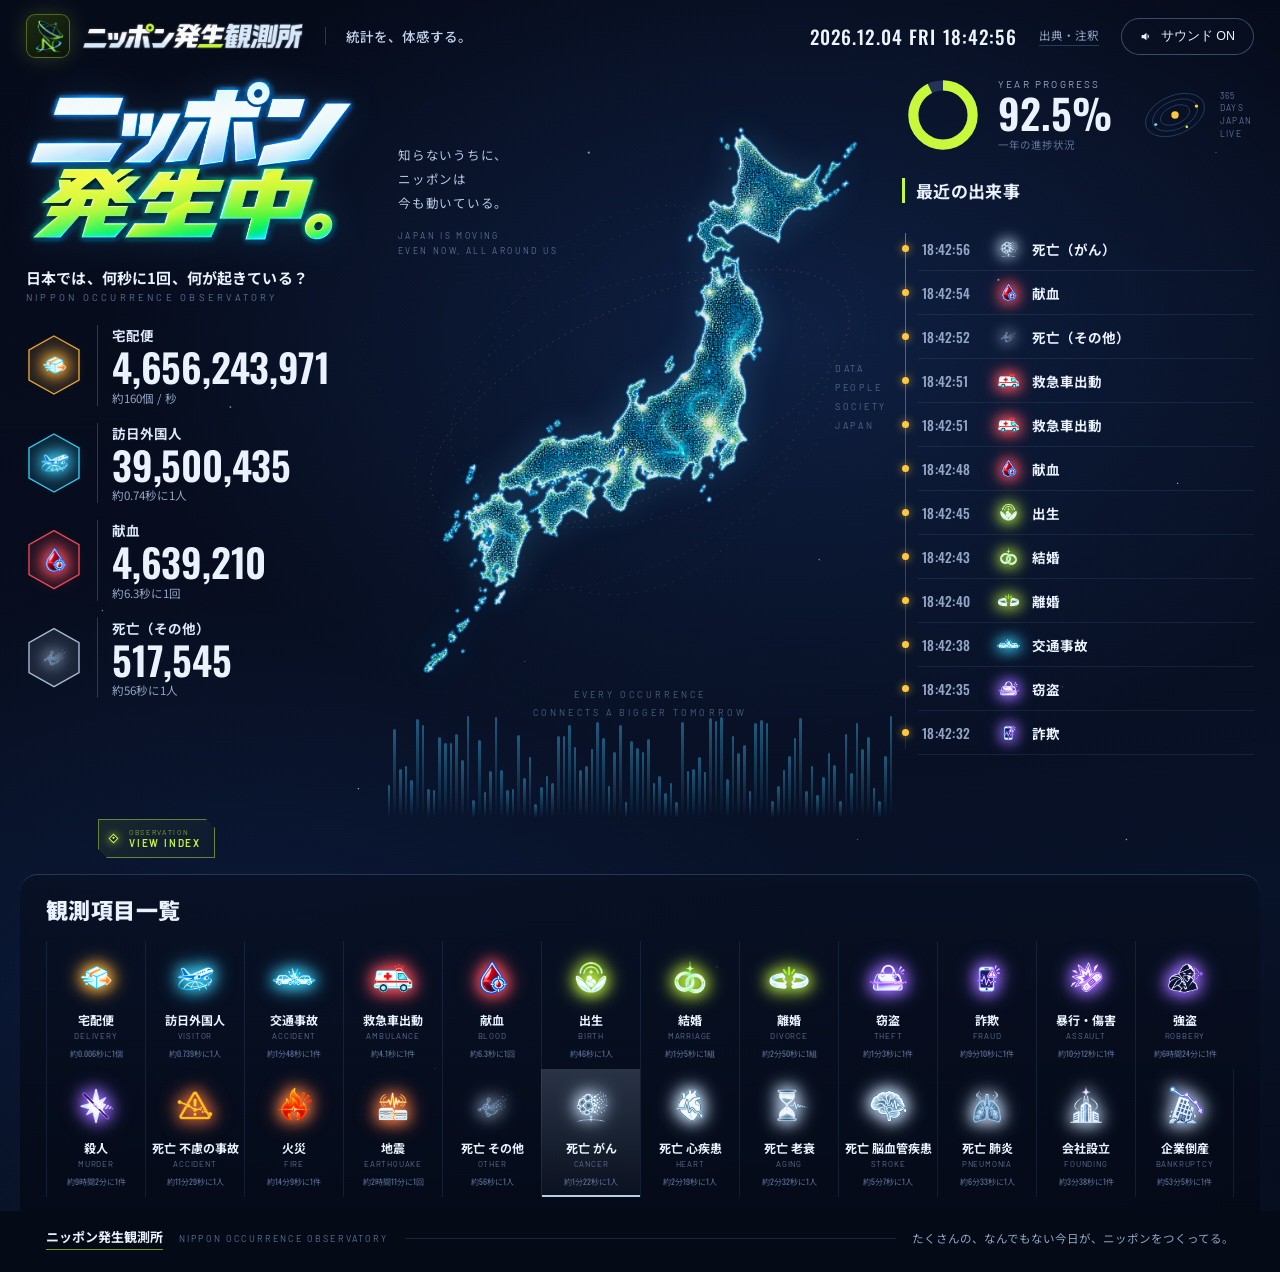
<file: index.html>
<!DOCTYPE html>
<html lang="ja">
<head>
<meta charset="utf-8">
<meta name="viewport" content="width=device-width, initial-scale=1">
<title>ニッポン発生観測所 | NIPPON OCCURRENCE OBSERVATORY</title>
<meta name="description" content="日本では、何秒に1回、何が起きている？年間統計を時間感覚に変換して体感する観測インフォグラフィック。">
<meta name="author" content="Deniro Kobo">
<meta name="robots" content="index,follow">
<meta name="theme-color" content="#071221">
<meta name="color-scheme" content="dark">
<link rel="icon" href="/favicon.ico" sizes="any">
<link rel="icon" type="image/png" sizes="32x32" href="/assets/favicon-32.png">
<link rel="icon" type="image/png" sizes="16x16" href="/assets/favicon-16.png">
<link rel="apple-touch-icon" sizes="180x180" href="/assets/apple-touch-icon.png">
<link rel="manifest" href="/site.webmanifest">
<meta property="og:type" content="website">
<meta property="og:site_name" content="ニッポン発生観測所">
<meta property="og:title" content="ニッポン発生中。｜ニッポン発生観測所">
<meta property="og:description" content="知らないうちに、ニッポンは今も動いている。日本で起きている出来事を、年間統計から体感する。">
<meta property="og:url" content="https://nippon-observatory.denirokobo.com/">
<meta property="og:locale" content="ja_JP">
<meta property="og:image" content="https://nippon-observatory.denirokobo.com/assets/ogp/ogp-v1.png">
<meta property="og:image:alt" content="ニッポン発生観測所の観測インフォグラフィック">
<meta property="og:image:width" content="1200">
<meta property="og:image:height" content="630">
<meta name="twitter:card" content="summary_large_image">
<meta name="twitter:title" content="ニッポン発生中。｜ニッポン発生観測所">
<meta name="twitter:description" content="知らないうちに、ニッポンは今も動いている。">
<meta name="twitter:image" content="https://nippon-observatory.denirokobo.com/assets/ogp/ogp-v1.png">
<meta name="twitter:image:alt" content="ニッポン発生観測所の観測インフォグラフィック">
<link rel="canonical" href="https://nippon-observatory.denirokobo.com/">
<!-- Google tag (gtag.js) -->
<script async src="https://www.googletagmanager.com/gtag/js?id=G-NSXYVV1ZZY"></script>
<script>
  window.dataLayer = window.dataLayer || [];
  function gtag(){dataLayer.push(arguments);}
  gtag('js', new Date());
  gtag('config', 'G-NSXYVV1ZZY');
</script>
<link rel="preconnect" href="https://fonts.googleapis.com">
<link rel="preconnect" href="https://fonts.gstatic.com" crossorigin>
<link href="https://fonts.googleapis.com/css2?family=Noto+Sans+JP:wght@400;500;700;900&family=Oswald:wght@500;600;700&family=Barlow+Condensed:wght@400;500;600;700&family=Barlow:wght@400;500;600;700&display=swap" rel="stylesheet">
<link rel="stylesheet" href="style.css">
</head>
<body>
<div class="stage">
  <div class="stars"></div>
  <div class="stars2"></div>

  <!-- ===== header ===== -->
  <header class="topbar">
    <div class="brand">
      <div class="logo">
        <img class="logo-mark" src="assets/logo-observatory-icon-v1.png" alt="">
      </div>
      <img class="wordmark" src="assets/logo-wordmark-v1.png" alt="ニッポン発生観測所">
    </div>
    <div class="tagline">統計を、体感する。</div>
    <div class="spacer"></div>
    <div class="clock" id="clock">2026.09.17 THU 21:07:09</div>
    <button class="srclink" id="sourceBtn" type="button" aria-haspopup="dialog" aria-expanded="false">出典・注釈</button>
    <button class="sound" id="soundBtn" type="button" aria-pressed="true" title="ブラウザの制限により、最初の操作後に音声が有効になります">
      <svg width="13" height="13" viewBox="0 0 24 24" fill="currentColor" aria-hidden="true"><path d="M3 9v6h4l5 4V5L7 9H3zm13.5 3a4.5 4.5 0 0 0-2.5-4v8a4.5 4.5 0 0 0 2.5-4z"/></svg>
      <span id="soundLbl">サウンド ON</span>
    </button>
  </header>

  <!-- ===== main ===== -->
  <div class="main">

    <!-- left -->
    <section class="hero">
      <h2 class="hero-title-wrap"><img class="hero-title" src="assets/hero-title-v1.png" alt="ニッポン 発生中。"></h2>
      <p class="q">日本では、何秒に1回、何が起きている？</p>
      <div class="qen">NIPPON OCCURRENCE OBSERVATORY</div>

      <div class="stats" id="stats"></div>
      <button class="view-events" id="viewEventsBtn" type="button">
        <span class="view-signal" aria-hidden="true"></span>
        <span class="view-copy"><small>OBSERVATION</small><b>VIEW INDEX</b></span>
      </button>
    </section>

    <!-- center -->
    <section class="center">

      <div class="mapwrap">
        <img class="map-art" src="assets/map-art-v1.png" alt="" aria-hidden="true">
        <svg viewBox="0 0 640 700" role="img" aria-label="日本列島のドットマップと軌道">
          <defs>
            <pattern id="dots" width="6" height="6" patternUnits="userSpaceOnUse">
              <circle cx="2" cy="2" r="1.25" fill="#eaf4ff"/>
            </pattern>
            <filter id="soft"><feGaussianBlur stdDeviation="3.2"/></filter>
            <radialGradient id="glow"><stop offset="0%" stop-color="#9fd4ff" stop-opacity=".5"/><stop offset="100%" stop-color="#9fd4ff" stop-opacity="0"/></radialGradient>
            <clipPath id="jp">
              <!-- 北海道 -->
              <path d="M401 118 L414 74 L436 42 L470 33 L495 58 L486 88 L460 103 L471 126 L441 145 L416 138 Z"/>
              <!-- 本州 -->
              <path d="M386 176 C400 164 416 172 413 192 C410 214 392 232 379 252
                       C370 266 366 282 355 296 L369 306
                       C359 322 341 331 323 340 C305 349 287 362 271 378
                       C255 394 237 408 219 419 C205 428 194 442 185 458
                       L171 452 C178 434 189 418 202 405 C217 389 233 375 249 361
                       C266 345 282 329 298 311 C314 293 325 273 334 253
                       C343 233 352 210 363 190 Z"/>
              <!-- 四国 -->
              <path d="M222 438 L256 425 L278 436 L272 456 L238 460 Z"/>
              <!-- 九州 -->
              <path d="M152 442 L180 428 L198 446 L192 474 L176 502 L152 512 L138 490 L142 462 Z"/>
              <!-- 沖縄 -->
              <path d="M74 596 l14 -8 6 9 -12 9 Z"/>
              <path d="M52 618 l10 -6 5 7 -9 7 Z"/>
            </clipPath>
          </defs>

          <!-- 軌道リング -->
          <g fill="none" opacity=".5">
            <ellipse cx="320" cy="350" rx="290" ry="118" stroke="#ffb03a" stroke-width="1" stroke-dasharray="2 7" transform="rotate(-26 320 350)" opacity=".55"/>
            <ellipse cx="320" cy="350" rx="248" ry="150" stroke="#4aa8ff" stroke-width="1" stroke-dasharray="2 8" transform="rotate(-18 320 350)" opacity=".5"/>
            <ellipse cx="320" cy="350" rx="318" ry="196" stroke="#7fd4ff" stroke-width="1" stroke-dasharray="1.5 9" transform="rotate(-34 320 350)" opacity=".35"/>
            <ellipse cx="320" cy="350" rx="200" ry="254" stroke="#c8f83c" stroke-width="1" stroke-dasharray="2 10" transform="rotate(22 320 350)" opacity=".28"/>
            <ellipse cx="320" cy="350" rx="356" ry="140" stroke="#ff8ab5" stroke-width="1" stroke-dasharray="1.5 11" transform="rotate(12 320 350)" opacity=".22"/>
          </g>
          <!-- 列島グロー -->
          <g class="map-base" clip-path="url(#jp)">
            <rect x="0" y="0" width="640" height="700" fill="#7fd4ff" opacity=".22" filter="url(#soft)"/>
            <rect x="0" y="0" width="640" height="700" fill="url(#dots)"/>
          </g>

        </svg>
      </div>

      <div class="poem">
        知らないうちに、<br>ニッポンは<br>今も動いている。
        <div class="en">JAPAN IS MOVING<br>EVEN NOW, ALL AROUND US</div>
      </div>
      <div class="vlabel right">DATA<br>PEOPLE<br>SOCIETY<br>JAPAN</div>

      <div class="eqbars" id="eqbars"></div>
      <div class="tagbottom">EVERY OCCURRENCE<br>CONNECTS A BIGGER TOMORROW</div>
    </section>

    <!-- right -->
    <aside class="right">
      <div class="yearrow">
        <svg class="donut" viewBox="0 0 100 100" aria-hidden="true">
          <circle cx="50" cy="50" r="38" fill="none" stroke="#243456" stroke-width="13"/>
          <circle id="yearArc" cx="50" cy="50" r="38" fill="none" stroke="#c8f83c" stroke-width="13"
                  stroke-linecap="butt" transform="rotate(-90 50 50)" stroke-dasharray="170 239"/>
        </svg>
        <div class="meta">
          <div class="lbl">YEAR PROGRESS</div>
          <div class="pct" id="yearPct">71.2%</div>
          <div class="range">一年の進捗状況</div>
        </div>
        <div class="minisys">
          <svg viewBox="0 0 100 100" aria-hidden="true">
            <g fill="none" stroke="#3e6fa8" stroke-width=".8" opacity=".7">
              <ellipse cx="50" cy="50" rx="42" ry="26" transform="rotate(-24 50 50)"/>
              <ellipse cx="50" cy="50" rx="32" ry="19" transform="rotate(-24 50 50)"/>
              <ellipse cx="50" cy="50" rx="21" ry="12" transform="rotate(-24 50 50)"/>
            </g>
            <circle cx="50" cy="50" r="5" fill="#ffc83d"/>
            <circle cx="79" cy="38" r="2.3" fill="#ffc83d"/>
            <circle cx="24" cy="63" r="2" fill="#7fd4ff"/>
            <circle cx="66" cy="66" r="1.8" fill="#c8f83c"/>
          </svg>
          <div class="cap">365<br>DAYS<br>JAPAN<br>LIVE</div>
        </div>
      </div>

      <div class="feedhead">
        <h3>最近の出来事</h3>
      </div>
      <div class="feed" id="feed"></div>
    </aside>
  </div>

  <!-- ===== bottom ===== -->
  <section class="events">
    <div class="evhead">
    <h3>観測項目一覧</h3>
    </div>
    <div class="tiles" id="tiles"></div>
  </section>

  <!-- カウンター下の View から開く観測項目表 -->
  <div class="source-modal" id="sourceModal" aria-hidden="true">
    <button class="source-backdrop" id="sourceBackdrop" type="button" aria-label="出典・注釈を閉じる"></button>
    <section class="source-panel" role="dialog" aria-modal="true" aria-labelledby="sourceTitle">
      <div class="source-head">
        <div><p>SOURCE / NOTES</p><h2 id="sourceTitle">出典・注釈</h2></div>
        <button class="source-close" id="sourceClose" type="button" aria-label="出典・注釈を閉じる">×</button>
      </div>
      <div class="source-scroll">
        <p class="source-lead">各観測データは、原則として最新の年間確定値または年間公表値を採用し、その年間件数を1年の秒数で割って平均発生頻度を算出しています。表示中の「今年の累計」は、実際のリアルタイム件数ではなく、その平均頻度を今年1月1日から現在時刻まで積み上げた推計値です。</p>
        <section class="notes-block">
          <h3>採用値・出典</h3>
          <div class="source-table-wrap">
            <table class="source-table">
              <thead><tr><th>項目</th><th>採用値</th><th>年</th><th>出典</th><th>サイト上での扱い方</th></tr></thead>
              <tbody>
                <tr><td>宅配便</td><td>5,031,470,000個</td><td>2024年度</td><td><a href="https://www.mlit.go.jp/report/press/jidosha04_hh_000341.html?utm_source=chatgpt.com" target="_blank" rel="noreferrer">国土交通省「令和6年度 宅配便・メール便取扱実績」</a></td><td>国内宅配便の取扱個数。メール便は含めず、年度値を年間ペースとして使用。</td></tr>
                <tr><td>訪日外国人</td><td>42,683,600人</td><td>2025年</td><td><a href="https://www.jnto.go.jp/news/press/20260121_monthly.html?utm_source=chatgpt.com" target="_blank" rel="noreferrer">JNTO「訪日外客数」</a></td><td>ユニーク人数ではなく、訪日回数ベースとして扱う。</td></tr>
                <tr><td>救急車出動</td><td>7,718,380件</td><td>2024年</td><td><a href="https://www.fdma.go.jp/publication/hakusho/r7/chapter2/section5/69369.html?utm_source=chatgpt.com" target="_blank" rel="noreferrer">総務省消防庁「令和7年版 消防白書」</a></td><td>全国の救急自動車の出動件数。搬送人数ではない。</td></tr>
                <tr><td>献血</td><td>5,013,064回</td><td>2024年</td><td><a href="https://www.jrc.or.jp/donation/pdf/summary2024.pdf?utm_source=chatgpt.com" target="_blank" rel="noreferrer">日本赤十字社「血液事業の現状」</a></td><td>申込数ではなく、実際に献血できた件数。ユニーク個人ではなく献血実績として扱う。</td></tr>
                <tr><td>出生</td><td>686,173人</td><td>2024年・確定数</td><td><a href="https://www.mhlw.go.jp/toukei/saikin/hw/jinkou/kakutei24/dl/14_houdouR06.pdf?utm_source=chatgpt.com" target="_blank" rel="noreferrer">厚生労働省「人口動態統計（確定数）」</a></td><td>日本における日本人の出生数。</td></tr>
                <tr><td>結婚</td><td>485,092組</td><td>2024年・確定数</td><td><a href="https://www.mhlw.go.jp/toukei/saikin/hw/jinkou/kakutei24/dl/14_houdouR06.pdf?utm_source=chatgpt.com" target="_blank" rel="noreferrer">厚生労働省「人口動態統計（確定数）」</a></td><td>婚姻届等に基づく婚姻件数。</td></tr>
                <tr><td>離婚</td><td>185,904組</td><td>2024年・確定数</td><td><a href="https://www.mhlw.go.jp/toukei/saikin/hw/jinkou/kakutei24/dl/14_houdouR06.pdf?utm_source=chatgpt.com" target="_blank" rel="noreferrer">厚生労働省「人口動態統計（確定数）」</a></td><td>離婚件数。</td></tr>
                <tr><td>交通事故</td><td>290,895件</td><td>2024年</td><td><a href="https://www.npa.go.jp/higaisya/shien/pdf/keisatuniyoruhanzaihigaisyashien_R7.pdf?utm_source=chatgpt.com" target="_blank" rel="noreferrer">警察庁</a></td><td>人の死亡または負傷を伴う人身事故。物損事故は含めない。</td></tr>
                <tr><td>火災</td><td>37,141件</td><td>2024年</td><td><a href="https://www.fdma.go.jp/publication/hakusho/r7/chapter1/section1/para1/69222.html?utm_source=chatgpt.com" target="_blank" rel="noreferrer">総務省消防庁「令和7年版 消防白書」</a></td><td>火災報告に基づく、1〜12月の全国の出火件数。</td></tr>
                <tr><td>地震</td><td>4,001回</td><td>2024年</td><td>気象庁「震度データベース」および2024年の地震活動資料</td><td>全国で震度1以上を観測した地震。再解析後の値を使用。</td></tr>
                <tr><td>会社設立</td><td>144,757件</td><td>2024年</td><td><a href="https://www.moj.go.jp/content/001447340.pdf?utm_source=chatgpt.com" target="_blank" rel="noreferrer">法務省「登記統計」</a></td><td>会社の設立登記件数。組織変更・種類変更・合併・会社分割等を含む。</td></tr>
                <tr><td>企業倒産</td><td>9,901件</td><td>2024年</td><td><a href="https://www.tdb.co.jp/report/bankruptcy/aggregation/3krjfg3s0uf/?utm_source=chatgpt.com" target="_blank" rel="noreferrer">帝国データバンク</a></td><td>負債1,000万円以上で法的整理を申請した法人・個人経営。民間統計。</td></tr>
              </tbody>
            </table>
          </div>
        </section>
        <section class="notes-block">
          <h3>死亡（2024年）</h3>
          <p>出典：厚生労働省「人口動態統計（確定数）」。死亡総数を1種類のイベントとして表示せず、主要な死因ごとに分けています。「死亡（その他）」は、総死亡数からサイト内で個別表示している死因を差し引いて算出しています。</p>
          <div class="source-table-wrap">
            <table class="source-table source-table-compact">
              <thead><tr><th>項目</th><th>年間件数</th><th>サイト上での扱い方</th></tr></thead>
              <tbody>
                <tr><td>死亡（総数）</td><td>1,605,378人</td><td>2024年の総死亡数。死因別イベントの合計と一致させる基準値。</td></tr>
                <tr><td>死亡（がん）</td><td>384,111人</td><td>悪性新生物（がん）による死亡。</td></tr>
                <tr><td>死亡（心疾患）</td><td>226,388人</td><td>心疾患による死亡。</td></tr>
                <tr><td>死亡（老衰）</td><td>206,887人</td><td>老衰による死亡。</td></tr>
                <tr><td>死亡（脳血管疾患）</td><td>102,821人</td><td>脳血管疾患による死亡。</td></tr>
                <tr><td>死亡（肺炎）</td><td>80,176人</td><td>肺炎による死亡。</td></tr>
                <tr><td>死亡（不慮の事故）</td><td>45,743人</td><td>死因別イベントとして個別表示。</td></tr>
                <tr><td>死亡（その他）</td><td>559,252人</td><td>総死亡数から上記の個別表示分を差し引いた算出値。</td></tr>
              </tbody>
            </table>
          </div>
        </section>
        <section class="notes-block">
          <h3>犯罪認知件数（2024年）</h3>
          <p>犯罪については、警察庁の2024年刑法犯認知件数を使用しています。</p>
          <div class="source-table-wrap">
            <table class="source-table source-table-compact">
              <thead><tr><th>イベント</th><th>認知件数</th><th>捉え方</th></tr></thead>
              <tbody>
                <tr><td>窃盗</td><td>501,507件</td><td>警察が認知した窃盗事件。</td></tr>
                <tr><td>詐欺</td><td>57,324件</td><td>特殊詐欺だけではなく、刑法犯の詐欺全体。</td></tr>
                <tr><td>暴行</td><td>29,250件</td><td>暴行罪として認知された事件。</td></tr>
                <tr><td>傷害</td><td>22,292件</td><td>傷害罪として認知された事件。</td></tr>
                <tr><td>強盗</td><td>1,370件</td><td>強盗の認知件数。</td></tr>
                <tr><td>殺人</td><td>970件</td><td>殺人の認知件数。</td></tr>
              </tbody>
            </table>
          </div>
          <p>サイト上では、暴行29,250件と傷害22,292件を合算し、「暴行・傷害」51,542件として表示しています。</p>
        </section>
      </div>
    </section>
  </div>

  <div class="event-table-modal" id="eventTableModal" aria-hidden="true">
    <button class="event-table-backdrop" id="eventTableBackdrop" type="button" aria-label="観測項目表を閉じる"></button>
    <section class="event-table-panel" role="dialog" aria-modal="true" aria-labelledby="eventTableTitle">
      <div class="event-table-head">
        <div><p>OBSERVATION INDEX</p><h2 id="eventTableTitle">観測項目一覧</h2></div>
        <button class="event-table-close" id="eventTableClose" type="button" aria-label="観測項目表を閉じる">×</button>
      </div>
      <div class="event-table-scroll">
        <table>
          <thead><tr><th>OCCURRENCE</th><th>年間統計</th><th>平均発生間隔</th></tr></thead>
          <tbody id="eventTableBody"></tbody>
        </table>
      </div>
    </section>
  </div>

  <footer class="footer">
    <span class="fb">ニッポン発生観測所</span>
    <span class="fe">NIPPON OCCURRENCE OBSERVATORY</span>
    <span class="rule"></span>
    <span class="fr">たくさんの、なんでもない今日が、ニッポンをつくってる。</span>
  </footer>
</div>

<script src="script.js"></script>
</body>
</html>
</file>
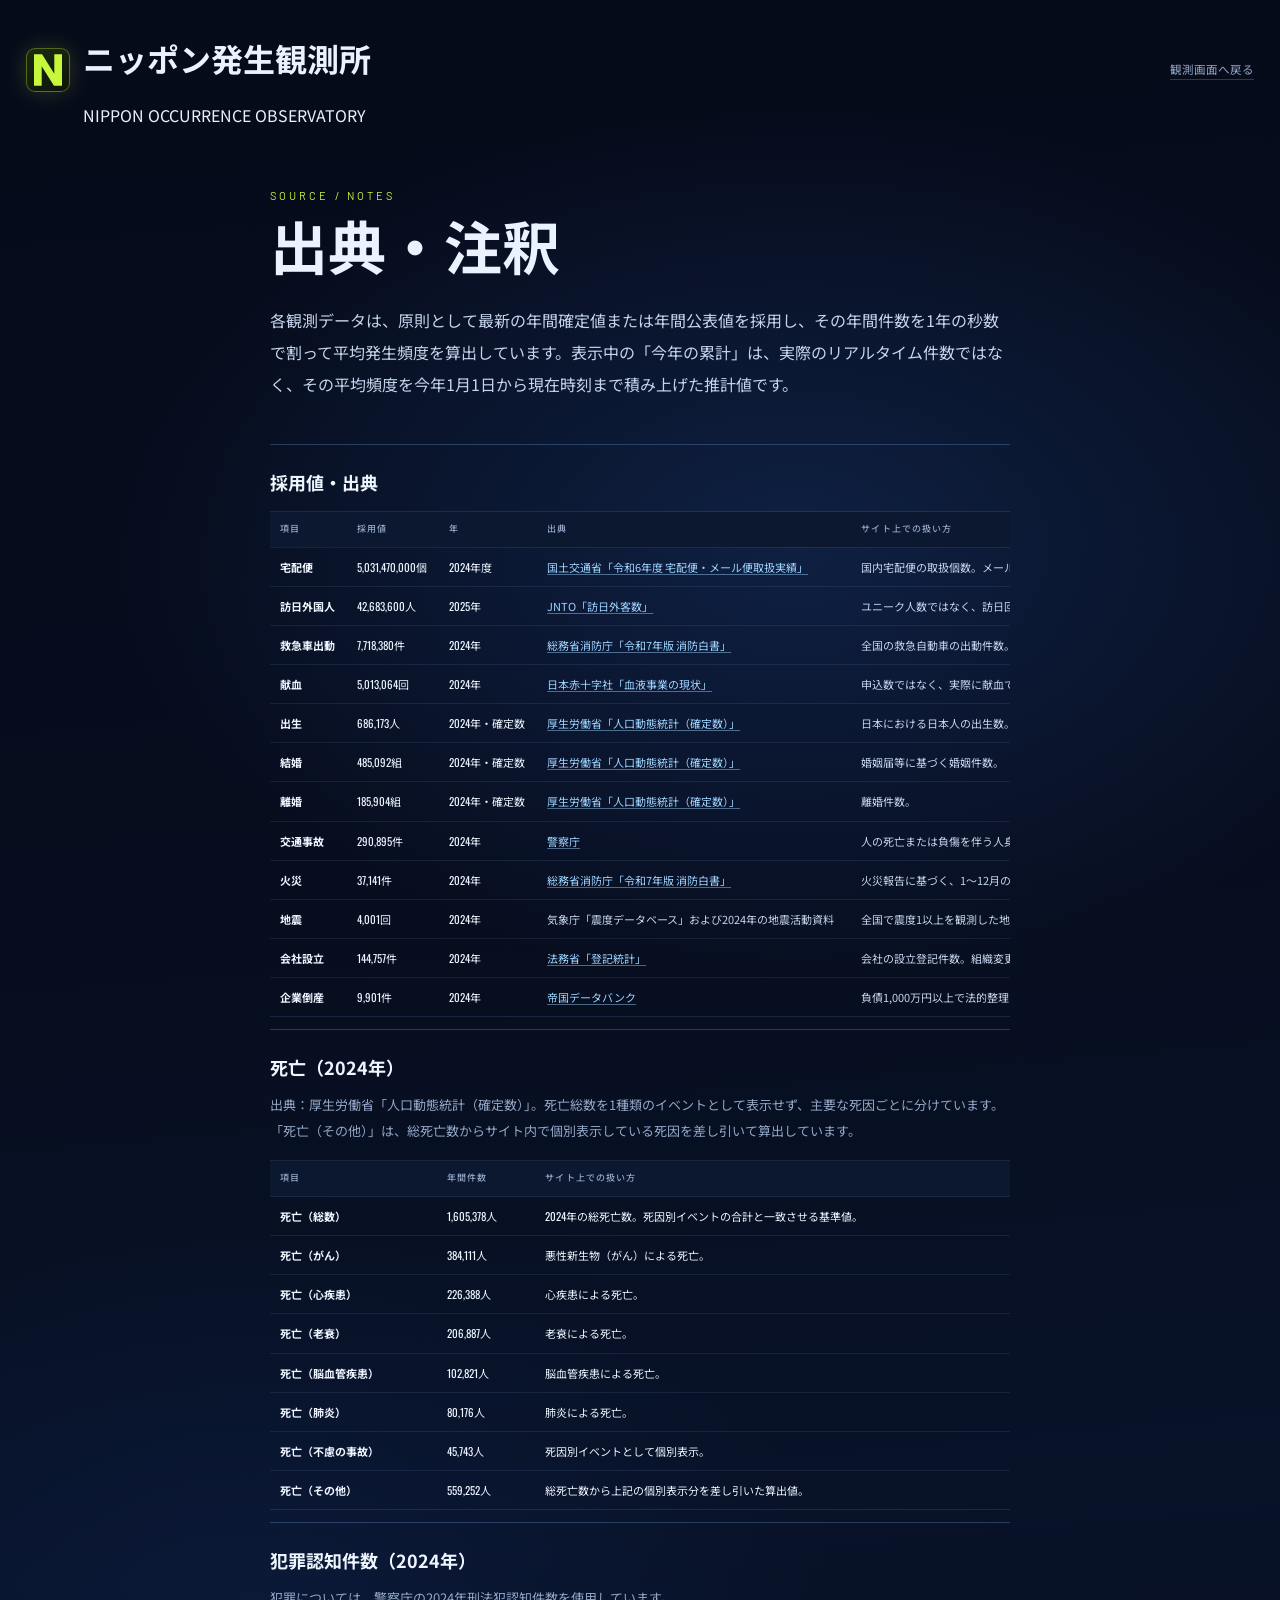
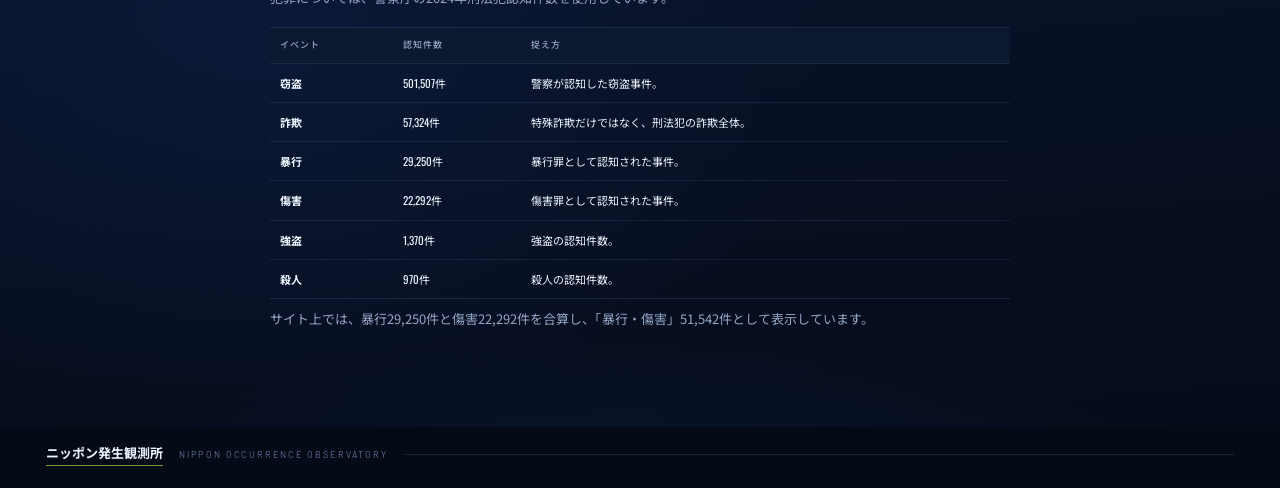
<file: sources.html>
<!DOCTYPE html>
<html lang="ja">
<head>
<meta charset="utf-8">
<meta name="viewport" content="width=device-width, initial-scale=1">
<title>出典・注釈 | ニッポン発生観測所</title>
<meta name="description" content="ニッポン発生観測所で使用している統計データの採用値・出典・扱い方。">
<meta name="author" content="Deniro Kobo">
<meta name="robots" content="index,follow">
<meta name="theme-color" content="#071221">
<meta name="color-scheme" content="dark">
<link rel="icon" href="/favicon.ico" sizes="any">
<link rel="icon" type="image/png" sizes="32x32" href="/assets/favicon-32.png">
<link rel="icon" type="image/png" sizes="16x16" href="/assets/favicon-16.png">
<link rel="apple-touch-icon" sizes="180x180" href="/assets/apple-touch-icon.png">
<link rel="manifest" href="/site.webmanifest">
<meta property="og:type" content="article">
<meta property="og:site_name" content="ニッポン発生観測所">
<meta property="og:title" content="出典・注釈 | ニッポン発生観測所">
<meta property="og:description" content="ニッポン発生観測所で使用している統計データの採用値・出典・扱い方。">
<meta property="og:url" content="https://nippon-observatory.denirokobo.com/sources">
<meta property="og:locale" content="ja_JP">
<meta property="og:image" content="https://nippon-observatory.denirokobo.com/assets/ogp/ogp-v1.png">
<meta property="og:image:alt" content="ニッポン発生観測所の観測インフォグラフィック">
<meta name="twitter:card" content="summary_large_image">
<meta name="twitter:title" content="出典・注釈 | ニッポン発生観測所">
<meta name="twitter:description" content="ニッポン発生観測所で使用している統計データの採用値・出典・扱い方。">
<meta name="twitter:image" content="https://nippon-observatory.denirokobo.com/assets/ogp/ogp-v1.png">
<link rel="canonical" href="https://nippon-observatory.denirokobo.com/sources">
<!-- Google tag (gtag.js) -->
<script async src="https://www.googletagmanager.com/gtag/js?id=G-NSXYVV1ZZY"></script>
<script>
  window.dataLayer = window.dataLayer || [];
  function gtag(){dataLayer.push(arguments);}
  gtag('js', new Date());
  gtag('config', 'G-NSXYVV1ZZY');
</script>
<link rel="preconnect" href="https://fonts.googleapis.com">
<link rel="preconnect" href="https://fonts.gstatic.com" crossorigin>
<link href="https://fonts.googleapis.com/css2?family=Noto+Sans+JP:wght@400;500;700;900&family=Oswald:wght@500;600;700&family=Barlow:wght@400;500;600;700&display=swap" rel="stylesheet">
<link rel="stylesheet" href="style.css">
</head>
<body>
<div class="stage notes-stage">
  <header class="topbar">
    <a class="brand brand-link" href="index.html">
      <div class="logo"><svg viewBox="0 0 24 24" aria-hidden="true"><path d="M4 21V3h4.6l7 11.2V3H20v18h-4.6L8.4 9.8V21z" fill="#c8f83c"/></svg></div>
      <div><h1>ニッポン発生観測所</h1><div class="en">NIPPON OCCURRENCE OBSERVATORY</div></div>
    </a>
    <div class="spacer"></div>
    <a class="srclink" href="index.html">観測画面へ戻る</a>
  </header>
  <main class="notes-page">
    <p class="notes-kicker">SOURCE / NOTES</p>
    <h2>出典・注釈</h2>
    <p class="notes-lead">各観測データは、原則として最新の年間確定値または年間公表値を採用し、その年間件数を1年の秒数で割って平均発生頻度を算出しています。表示中の「今年の累計」は、実際のリアルタイム件数ではなく、その平均頻度を今年1月1日から現在時刻まで積み上げた推計値です。</p>
    <section class="notes-block">
      <h3>採用値・出典</h3>
      <div class="source-table-wrap">
        <table class="source-table">
          <thead><tr><th>項目</th><th>採用値</th><th>年</th><th>出典</th><th>サイト上での扱い方</th></tr></thead>
          <tbody>
            <tr><td>宅配便</td><td>5,031,470,000個</td><td>2024年度</td><td><a href="https://www.mlit.go.jp/report/press/jidosha04_hh_000341.html?utm_source=chatgpt.com" target="_blank" rel="noreferrer">国土交通省「令和6年度 宅配便・メール便取扱実績」</a></td><td>国内宅配便の取扱個数。メール便は含めず、年度値を年間ペースとして使用。</td></tr>
            <tr><td>訪日外国人</td><td>42,683,600人</td><td>2025年</td><td><a href="https://www.jnto.go.jp/news/press/20260121_monthly.html?utm_source=chatgpt.com" target="_blank" rel="noreferrer">JNTO「訪日外客数」</a></td><td>ユニーク人数ではなく、訪日回数ベースとして扱う。</td></tr>
            <tr><td>救急車出動</td><td>7,718,380件</td><td>2024年</td><td><a href="https://www.fdma.go.jp/publication/hakusho/r7/chapter2/section5/69369.html?utm_source=chatgpt.com" target="_blank" rel="noreferrer">総務省消防庁「令和7年版 消防白書」</a></td><td>全国の救急自動車の出動件数。搬送人数ではない。</td></tr>
            <tr><td>献血</td><td>5,013,064回</td><td>2024年</td><td><a href="https://www.jrc.or.jp/donation/pdf/summary2024.pdf?utm_source=chatgpt.com" target="_blank" rel="noreferrer">日本赤十字社「血液事業の現状」</a></td><td>申込数ではなく、実際に献血できた件数。ユニーク個人ではなく献血実績として扱う。</td></tr>
            <tr><td>出生</td><td>686,173人</td><td>2024年・確定数</td><td><a href="https://www.mhlw.go.jp/toukei/saikin/hw/jinkou/kakutei24/dl/14_houdouR06.pdf?utm_source=chatgpt.com" target="_blank" rel="noreferrer">厚生労働省「人口動態統計（確定数）」</a></td><td>日本における日本人の出生数。</td></tr>
            <tr><td>結婚</td><td>485,092組</td><td>2024年・確定数</td><td><a href="https://www.mhlw.go.jp/toukei/saikin/hw/jinkou/kakutei24/dl/14_houdouR06.pdf?utm_source=chatgpt.com" target="_blank" rel="noreferrer">厚生労働省「人口動態統計（確定数）」</a></td><td>婚姻届等に基づく婚姻件数。</td></tr>
            <tr><td>離婚</td><td>185,904組</td><td>2024年・確定数</td><td><a href="https://www.mhlw.go.jp/toukei/saikin/hw/jinkou/kakutei24/dl/14_houdouR06.pdf?utm_source=chatgpt.com" target="_blank" rel="noreferrer">厚生労働省「人口動態統計（確定数）」</a></td><td>離婚件数。</td></tr>
            <tr><td>交通事故</td><td>290,895件</td><td>2024年</td><td><a href="https://www.npa.go.jp/higaisya/shien/pdf/keisatuniyoruhanzaihigaisyashien_R7.pdf?utm_source=chatgpt.com" target="_blank" rel="noreferrer">警察庁</a></td><td>人の死亡または負傷を伴う人身事故。物損事故は含めない。</td></tr>
            <tr><td>火災</td><td>37,141件</td><td>2024年</td><td><a href="https://www.fdma.go.jp/publication/hakusho/r7/chapter1/section1/para1/69222.html?utm_source=chatgpt.com" target="_blank" rel="noreferrer">総務省消防庁「令和7年版 消防白書」</a></td><td>火災報告に基づく、1〜12月の全国の出火件数。</td></tr>
            <tr><td>地震</td><td>4,001回</td><td>2024年</td><td>気象庁「震度データベース」および2024年の地震活動資料</td><td>全国で震度1以上を観測した地震。再解析後の値を使用。</td></tr>
            <tr><td>会社設立</td><td>144,757件</td><td>2024年</td><td><a href="https://www.moj.go.jp/content/001447340.pdf?utm_source=chatgpt.com" target="_blank" rel="noreferrer">法務省「登記統計」</a></td><td>会社の設立登記件数。組織変更・種類変更・合併・会社分割等を含む。</td></tr>
            <tr><td>企業倒産</td><td>9,901件</td><td>2024年</td><td><a href="https://www.tdb.co.jp/report/bankruptcy/aggregation/3krjfg3s0uf/?utm_source=chatgpt.com" target="_blank" rel="noreferrer">帝国データバンク</a></td><td>負債1,000万円以上で法的整理を申請した法人・個人経営。民間統計。</td></tr>
          </tbody>
        </table>
      </div>
    </section>
    <section class="notes-block">
      <h3>死亡（2024年）</h3>
      <p>出典：厚生労働省「人口動態統計（確定数）」。死亡総数を1種類のイベントとして表示せず、主要な死因ごとに分けています。「死亡（その他）」は、総死亡数からサイト内で個別表示している死因を差し引いて算出しています。</p>
      <div class="source-table-wrap">
        <table class="source-table source-table-compact">
          <thead><tr><th>項目</th><th>年間件数</th><th>サイト上での扱い方</th></tr></thead>
          <tbody>
            <tr><td>死亡（総数）</td><td>1,605,378人</td><td>2024年の総死亡数。死因別イベントの合計と一致させる基準値。</td></tr>
            <tr><td>死亡（がん）</td><td>384,111人</td><td>悪性新生物（がん）による死亡。</td></tr>
            <tr><td>死亡（心疾患）</td><td>226,388人</td><td>心疾患による死亡。</td></tr>
            <tr><td>死亡（老衰）</td><td>206,887人</td><td>老衰による死亡。</td></tr>
            <tr><td>死亡（脳血管疾患）</td><td>102,821人</td><td>脳血管疾患による死亡。</td></tr>
            <tr><td>死亡（肺炎）</td><td>80,176人</td><td>肺炎による死亡。</td></tr>
            <tr><td>死亡（不慮の事故）</td><td>45,743人</td><td>死因別イベントとして個別表示。</td></tr>
            <tr><td>死亡（その他）</td><td>559,252人</td><td>総死亡数から上記の個別表示分を差し引いた算出値。</td></tr>
          </tbody>
        </table>
      </div>
    </section>
    <section class="notes-block">
      <h3>犯罪認知件数（2024年）</h3>
      <p>犯罪については、警察庁の2024年刑法犯認知件数を使用しています。</p>
      <div class="source-table-wrap">
        <table class="source-table source-table-compact">
          <thead><tr><th>イベント</th><th>認知件数</th><th>捉え方</th></tr></thead>
          <tbody>
            <tr><td>窃盗</td><td>501,507件</td><td>警察が認知した窃盗事件。</td></tr>
            <tr><td>詐欺</td><td>57,324件</td><td>特殊詐欺だけではなく、刑法犯の詐欺全体。</td></tr>
            <tr><td>暴行</td><td>29,250件</td><td>暴行罪として認知された事件。</td></tr>
            <tr><td>傷害</td><td>22,292件</td><td>傷害罪として認知された事件。</td></tr>
            <tr><td>強盗</td><td>1,370件</td><td>強盗の認知件数。</td></tr>
            <tr><td>殺人</td><td>970件</td><td>殺人の認知件数。</td></tr>
          </tbody>
        </table>
      </div>
      <p>サイト上では、暴行29,250件と傷害22,292件を合算し、「暴行・傷害」51,542件として表示しています。</p>
    </section>
  </main>
  <footer class="footer"><span class="fb">ニッポン発生観測所</span><span class="fe">NIPPON OCCURRENCE OBSERVATORY</span><span class="rule"></span></footer>
</div>
</body>
</html>
</file>
<file: style.css>
:root{
  --bg:#050a17;
  --bg2:#0a1225;
  --panel:rgba(12,20,40,.55);
  --line:rgba(120,160,220,.18);
  --line2:rgba(120,160,220,.30);
  --txt:#eaf2ff;
  --txt-dim:#93a6c6;
  --txt-faint:#5e739a;
  --lime:#c8f83c;
  --cyan:#3fc8ff;
  --amber:#ffc83d;
  --red:#ff4d5a;
  --pink:#ff6fa5;
  --violet:#9b6cff;
  --orange:#ff8a3d;
  --font-jp:"Noto Sans JP",system-ui,-apple-system,"Hiragino Kaku Gothic ProN",Meiryo,sans-serif;
  --font-num:"Oswald","Barlow Condensed",var(--font-jp);
  --font-lat:"Barlow",var(--font-jp);
}
:root:not([data-theme="light"]){color-scheme:dark}
@media (prefers-color-scheme: dark){:root:not([data-theme="light"]){color-scheme:dark}}
*{box-sizing:border-box}
html,body{margin:0;padding:0}
body{
  background:var(--bg);
  color:var(--txt);
  font-family:var(--font-jp);
  -webkit-font-smoothing:antialiased;
  overflow-x:hidden;
}
img{max-width:100%}
.stage{
  position:relative;
  min-height:100vh;
  background:
    radial-gradient(1100px 700px at 62% 26%, rgba(30,70,140,.34), transparent 62%),
    radial-gradient(900px 620px at 20% 78%, rgba(18,44,96,.30), transparent 65%),
    radial-gradient(1400px 900px at 50% 118%, rgba(24,92,168,.36), transparent 60%),
    linear-gradient(175deg,#060b1a 0%,#070d1e 40%,#081228 72%,#060b19 100%);
  overflow:hidden;
}
/* ---------- starfield ---------- */
.stars,.stars2{position:absolute;inset:0;pointer-events:none}
.stars{
  background-image:
    radial-gradient(1.4px 1.4px at 12% 18%, #fff, transparent),
    radial-gradient(1.2px 1.2px at 28% 62%, #dce9ff, transparent),
    radial-gradient(1.6px 1.6px at 46% 12%, #fff, transparent),
    radial-gradient(1.1px 1.1px at 64% 44%, #cfe1ff, transparent),
    radial-gradient(1.5px 1.5px at 78% 22%, #fff, transparent),
    radial-gradient(1.2px 1.2px at 88% 66%, #d6e6ff, transparent),
    radial-gradient(1.3px 1.3px at 34% 84%, #fff, transparent),
    radial-gradient(1.1px 1.1px at 8% 48%, #c9dcff, transparent),
    radial-gradient(1.4px 1.4px at 56% 76%, #fff, transparent),
    radial-gradient(1.2px 1.2px at 71% 88%, #cfe1ff, transparent),
    radial-gradient(1.1px 1.1px at 92% 38%, #fff, transparent),
    radial-gradient(1.3px 1.3px at 18% 32%, #e6efff, transparent);
  opacity:.75;
}
.stars2{
  background-image:
    radial-gradient(1px 1px at 22% 8%, #9fc0ee, transparent),
    radial-gradient(1px 1px at 41% 52%, #8fb3e6, transparent),
    radial-gradient(1px 1px at 59% 28%, #a9c8f2, transparent),
    radial-gradient(1px 1px at 83% 54%, #8fb3e6, transparent),
    radial-gradient(1px 1px at 15% 72%, #9fc0ee, transparent),
    radial-gradient(1px 1px at 67% 66%, #a9c8f2, transparent),
    radial-gradient(1px 1px at 95% 12%, #8fb3e6, transparent);
  opacity:.5;
  animation:twinkle 5.5s ease-in-out infinite alternate;
}
@keyframes twinkle{from{opacity:.24}to{opacity:.62}}

/* ---------- header ---------- */
.topbar{
  position:relative;z-index:6;
  display:flex;align-items:center;gap:22px;
  padding:14px 26px 12px;
}
.brand{display:flex;align-items:center;gap:13px;flex:0 0 auto}
.logo{
  width:44px;height:44px;border-radius:9px;flex:0 0 auto;
  background:linear-gradient(150deg,#1b2b12,#0d1408);
  border:1px solid rgba(200,248,60,.35);
  display:grid;place-items:center;
  box-shadow:0 0 22px rgba(200,248,60,.18);
}
.logo-mark{display:block;width:39px;height:39px;object-fit:contain}
.wordmark{display:block;width:220px;height:auto;max-width:100%;}
.tagline{
  border-left:1px solid var(--line2);padding-left:20px;
  font-size:13.5px;line-height:1.4;color:#c3d4ee;font-weight:500;white-space:nowrap;
}
.topbar .spacer{flex:1}
.clock{font-family:var(--font-num);font-size:19px;letter-spacing:.06em;font-weight:500;color:#eef5ff;white-space:nowrap}
.srclink{font:inherit;font-size:11.5px;color:var(--txt-dim);border:0;border-bottom:1px solid var(--line2);padding:0 0 2px;background:transparent;cursor:pointer;text-decoration:none}
.sound{
  display:inline-flex;align-items:center;gap:8px;
  border:1px solid rgba(150,190,240,.35);border-radius:999px;
  padding:9px 18px;font-size:12.5px;color:#eaf2ff;background:rgba(10,18,36,.55);
  cursor:pointer;font-weight:500;
}
.sound:hover{border-color:rgba(200,248,60,.5)}
.sound:focus-visible,.srclink:focus-visible,.view-events:focus-visible,.tile:focus-visible{outline:2px solid var(--lime);outline-offset:3px}

/* ---------- main grid ---------- */
.main{
  position:relative;z-index:5;
  display:grid;
  grid-template-columns:352px minmax(0,1fr) 352px;
  gap:10px;
  padding:0 26px 10px;
  align-items:start;
}

/* left */
.hero-title-wrap{margin:6px 0 0;line-height:0}
.hero-title{display:block;width:min(100%,330px);height:auto;filter:drop-shadow(0 0 18px rgba(70,190,255,.12))}
.hero .q{margin:20px 0 3px;font-size:15px;font-weight:700;letter-spacing:.01em}
.hero .qen{font-family:var(--font-lat);font-size:9.5px;letter-spacing:.34em;color:var(--txt-faint)}

.stats{margin-top:22px;display:flex;flex-direction:column;gap:17px}
.stat{display:flex;align-items:center;gap:15px}
.hex{width:56px;height:62px;flex:0 0 auto;display:grid;place-items:center;position:relative}
.hex svg.shape{position:absolute;inset:0;width:100%;height:100%}
.hex .ic{position:relative;font-size:26px;line-height:1;filter:drop-shadow(0 0 8px currentColor)}
.event-icon{display:block;width:100%;height:100%;object-fit:contain;filter:drop-shadow(0 0 7px currentColor)}
.hex .event-icon{width:35px;height:35px}
.stat .body{border-left:1px solid var(--line2);padding-left:14px;min-width:0}
.stat .nm{font-size:13.5px;font-weight:700;color:#dce8fa}
.stat .val{font-family:var(--font-num);font-size:39px;font-weight:600;letter-spacing:-.005em;line-height:1.06;margin:1px 0 2px;font-variant-numeric:tabular-nums}
.stat .rate{font-size:11.5px;color:var(--txt-dim)}
.view-events{position:relative;display:inline-flex;align-items:center;gap:12px;margin:24px 0 0 72px;padding:9px 13px 9px 11px;border:1px solid rgba(200,248,60,.46);border-radius:0;background:linear-gradient(135deg,rgba(200,248,60,.09),rgba(200,248,60,.015));color:var(--lime);font:inherit;cursor:pointer;overflow:hidden;clip-path:polygon(0 0,calc(100% - 9px) 0,100% 9px,100% 100%,9px 100%,0 calc(100% - 9px));transition:color .2s,background .2s,box-shadow .2s}
.view-events::before{content:"";position:absolute;left:10px;right:20px;top:-1px;height:1px;background:linear-gradient(90deg,var(--lime),transparent);opacity:.7}
.view-events::after{content:"";position:absolute;top:-20%;bottom:-20%;left:-34px;width:18px;background:linear-gradient(90deg,transparent,rgba(255,255,220,.92),transparent);opacity:0;transform:skewX(-18deg);pointer-events:none}
.view-events:hover{color:#f1ffc1;background:linear-gradient(135deg,rgba(200,248,60,.18),rgba(200,248,60,.04));box-shadow:0 0 20px rgba(200,248,60,.22)}
.view-events:hover::after{animation:view-sparkle .7s ease-out}
.view-events:active{box-shadow:0 0 24px rgba(200,248,60,.3)}
@keyframes view-sparkle{0%{left:-34px;opacity:0}18%{opacity:1}100%{left:calc(100% + 34px);opacity:0}}
.view-signal{position:relative;width:7px;height:7px;border:1px solid var(--lime);box-shadow:0 0 8px rgba(200,248,60,.8);transform:rotate(45deg);flex:0 0 auto}
.view-signal::after{content:"";position:absolute;width:2px;height:2px;left:1px;top:1px;background:var(--lime)}
.view-copy{display:flex;flex-direction:column;align-items:flex-start;gap:2px}
.view-copy small{font-family:var(--font-lat);font-size:7px;line-height:1;letter-spacing:.24em;color:rgba(200,248,60,.62)}
.view-copy b{font-family:var(--font-lat);font-size:10px;line-height:1;letter-spacing:.18em;font-weight:600}

/* center */
.center{position:relative;min-height:660px}
.mapwrap{position:absolute;inset:0;display:grid;place-items:center}
.map-art{position:absolute;z-index:1;width:86%;height:94%;object-fit:contain;filter:drop-shadow(0 0 18px rgba(80,205,255,.2));opacity:.92}
.mapwrap svg{position:relative;z-index:2;width:100%;height:100%;overflow:visible}
.mapwrap svg .map-base{opacity:0}
.poem{position:absolute;left:2%;top:11%;font-size:12.5px;line-height:1.95;color:#b9cbe6;letter-spacing:.06em;z-index:3}
.poem .en{margin-top:12px;font-family:var(--font-lat);font-size:8.5px;letter-spacing:.28em;color:var(--txt-faint);line-height:1.8}
.vlabel{position:absolute;font-family:var(--font-lat);font-size:9px;letter-spacing:.3em;color:rgba(140,170,210,.55);line-height:2.1;z-index:3}
.vlabel.right{right:1%;top:44%}
.tagbottom{
  position:absolute;left:0;right:0;bottom:8px;text-align:center;
  font-family:var(--font-lat);font-size:9px;letter-spacing:.34em;color:rgba(150,180,220,.5);line-height:2
}

.eqbars{position:absolute;left:0;right:0;bottom:-88px;height:82px;display:flex;align-items:flex-end;justify-content:center;gap:3px;z-index:2;opacity:.48;pointer-events:none}
.eqbars i{width:3px;background:linear-gradient(to top,rgba(63,200,255,0),rgba(63,200,255,.85));border-radius:2px;animation:eq 1.8s ease-in-out infinite}
@keyframes eq{0%,100%{transform:scaleY(.35)}50%{transform:scaleY(1)}}

/* right column */
.right{display:flex;flex-direction:column;gap:14px}
.yearrow{display:flex;align-items:center;gap:16px;padding:6px 2px 2px}
.donut{width:78px;height:78px;flex:0 0 auto}
.yearrow .meta{flex:1;min-width:0}
.yearrow .lbl{font-family:var(--font-lat);font-size:10px;letter-spacing:.22em;color:var(--txt-dim)}
.yearrow .pct{font-family:var(--font-num);font-size:41px;font-weight:600;line-height:1;margin:2px 0 4px;font-variant-numeric:tabular-nums}
.yearrow .range{font-family:var(--font-lat);font-size:10.5px;color:var(--txt-faint);line-height:1.5}
.minisys{display:flex;align-items:center;gap:8px;flex:0 0 auto}
.minisys svg{width:74px;height:74px}
.minisys .cap{font-family:var(--font-lat);font-size:8.5px;letter-spacing:.14em;color:var(--txt-faint);line-height:1.5}

.feedhead{display:flex;align-items:baseline;gap:10px;border-left:3px solid var(--lime);padding-left:11px;margin-top:8px}
.feedhead h3{margin:0;font-size:17px;font-weight:700;letter-spacing:.02em}
.feedhead .more{margin-left:auto;font-size:11px;color:var(--txt-dim)}
.feed{position:relative;padding-left:16px;margin-top:10px}
.feed::before{content:"";position:absolute;left:3px;top:6px;bottom:6px;width:1px;background:linear-gradient(to bottom,rgba(255,200,61,.5),rgba(255,200,61,.12))}
.row{
  display:grid;grid-template-columns:62px 30px 1fr;align-items:center;gap:9px;
  padding:9px 4px;border-bottom:1px solid rgba(120,160,220,.12);position:relative;
}
.row::before{content:"";position:absolute;left:-16px;top:50%;width:7px;height:7px;margin-top:-3.5px;border-radius:50%;background:var(--amber);box-shadow:0 0 8px rgba(255,200,61,.8)}
.row .t{font-family:var(--font-num);font-size:13.5px;font-weight:500;letter-spacing:.02em;color:var(--txt-dim);font-variant-numeric:tabular-nums}
.row .ic{font-size:19px;text-align:center;filter:drop-shadow(0 0 7px currentColor)}
.row .event-icon{width:25px;height:25px;margin:0 auto}
.row .nm{font-size:13.5px;font-weight:700}
.row .pf{font-size:11.5px;color:var(--txt-dim);white-space:nowrap}
.row.new{animation:slidein .45s ease-out}
@keyframes slidein{from{opacity:0;transform:translateY(-10px)}to{opacity:1;transform:none}}

/* ---------- bottom ---------- */
.events{
  position:relative;z-index:5;margin:6px 20px 0;padding:18px 26px 14px;
  border-top:1px solid var(--line2);
  background:linear-gradient(to bottom, rgba(8,16,34,.75), rgba(5,10,23,.95));
  border-radius:18px 18px 0 0;
}
.evhead{display:flex;align-items:center;gap:16px;flex-wrap:wrap}
.evhead h3{margin:0;font-size:22px;font-weight:900;letter-spacing:.02em}
.tiles{display:grid;grid-template-columns:repeat(12,minmax(0,1fr));gap:0;margin-top:16px}
.tile{
  position:relative;border:0;background:transparent;color:inherit;font:inherit;cursor:pointer;
  border-left:1px solid rgba(120,160,220,.13);
  padding:14px 4px 10px;text-align:center;transition:background .18s;
}
.tile:last-child{border-right:1px solid rgba(120,160,220,.13)}
.tile:hover{background:rgba(120,170,255,.07)}
.tile .ic{font-size:29px;line-height:1;display:block;filter:drop-shadow(0 0 9px currentColor)}
.tile .event-icon{width:46px;height:46px;margin:0 auto}
.tile .jp{display:block;font-size:12px;font-weight:700;margin-top:10px}
.tile .en{display:block;font-family:var(--font-lat);font-size:8px;letter-spacing:.1em;color:var(--txt-faint);margin-top:3px;white-space:nowrap}
.tile .tile-rate{display:block;color:var(--txt-faint);font-family:var(--font-num);font-size:8px;line-height:1.35;margin-top:7px;white-space:normal}
.tile.is-occurring{background:linear-gradient(to bottom,color-mix(in srgb,var(--tile-color) 20%,transparent),color-mix(in srgb,var(--tile-color) 3%,transparent));box-shadow:inset 0 -2px 0 var(--tile-color)}
.tile-plus{position:absolute;top:7px;right:8px;color:var(--tile-color);font-family:var(--font-num);font-size:12px;font-weight:700;pointer-events:none;text-shadow:0 0 9px var(--tile-color);animation:tile-plus-float 1.8s ease-out forwards}
@keyframes tile-plus-float{0%{opacity:0;transform:translateY(8px)}18%{opacity:1}100%{opacity:0;transform:translateY(-23px)}}

.stat .val.is-counting{color:var(--stat-color);text-shadow:0 0 14px color-mix(in srgb,var(--stat-color) 55%,transparent);animation:counter-number-pop .9s cubic-bezier(.22,.8,.28,1)}
@keyframes counter-number-pop{0%{filter:blur(2px);transform:translateX(-8px) scale(.97);opacity:.45}55%{filter:blur(0);transform:translateX(1px) scale(1.025);opacity:1}100%{transform:translateX(0) scale(1);opacity:1}}

/* ---------- live occurrence effects ---------- */
.map-pops{position:absolute;inset:0;z-index:5;pointer-events:none;overflow:hidden}
.map-pop{
  --event-color:#fff;position:absolute;display:flex;align-items:center;gap:6px;
  padding:0;border:0;border-radius:0;background:transparent;box-shadow:none;
  color:#fff;white-space:nowrap;transform:translate(-50%,-50%);animation:pop-in var(--pop-duration,3.6s) ease-out forwards;
}
.map-pop .pop-hex{position:relative;width:42px;height:47px;display:grid;place-items:center;flex:0 0 auto;filter:drop-shadow(0 0 9px var(--event-color))}
.map-pop .pop-hex svg{position:absolute;inset:0;width:100%;height:100%}
.map-pop .pop-icon{position:relative;width:30px;height:30px;display:grid;place-items:center;font-size:14px;line-height:1}
.map-pop .pop-icon .event-icon{width:30px;height:30px}
.map-pop .pop-name{font-size:10px;font-weight:700;letter-spacing:.03em;text-shadow:0 1px 8px rgba(0,0,0,.8)}
.map-pop.rare{animation:pop-rare var(--pop-duration,5s) ease-out forwards}
.map-pop.rare .pop-hex{width:46px;height:51px}
@keyframes pop-in{0%{opacity:0;transform:translate(-50%,-50%)}16%{opacity:1}76%{opacity:1}100%{opacity:0;transform:translate(-50%,-92%)}}
@keyframes pop-rare{0%{opacity:0;transform:translate(-50%,-50%)}16%{opacity:1}78%{opacity:1}100%{opacity:0;transform:translate(-50%,-92%)}}
.effect-pulse .pop-icon .event-icon,.effect-fire .pop-icon .event-icon{animation:pop-pulse .8s ease-in-out infinite alternate}
.effect-bounce .pop-icon,.effect-rise .pop-icon{animation:pop-bounce 1.2s ease-in-out infinite}
.effect-split .pop-icon{animation:pop-split 1.1s ease-in-out infinite alternate}
.effect-shrink .pop-icon .event-icon{animation:pop-glow 1s ease-in-out infinite alternate}
@keyframes pop-pulse{from{filter:drop-shadow(0 0 5px var(--event-color))}to{filter:drop-shadow(0 0 18px var(--event-color))}}
@keyframes pop-bounce{0%,100%{transform:translateY(0)}50%{transform:translateY(-6px)}}
@keyframes pop-split{from{transform:translateX(-3px)}to{transform:translateX(3px)}}
@keyframes pop-glow{from{filter:drop-shadow(0 0 5px var(--event-color))}to{filter:drop-shadow(0 0 18px var(--event-color))}}
.map-pop.event-murder .pop-hex{animation:murder-mark 1s ease-in-out infinite alternate;filter:drop-shadow(0 0 10px #ff4d5a)}
.map-pop.event-murder .pop-hex::before{content:"";position:absolute;inset:-8px;border:1px solid #ff4d5a;border-radius:50%;opacity:.2;animation:murder-ring 1.1s ease-out infinite}
.map-pop.event-murder .pop-name{color:#ff7b83;text-shadow:0 0 10px rgba(255,77,90,.8)}
@keyframes murder-mark{from{transform:scale(.94) rotate(-2deg)}to{transform:scale(1.08) rotate(2deg)}}
@keyframes murder-ring{0%{transform:scale(.75);opacity:.7}100%{transform:scale(1.25);opacity:0}}
.quake-shake .stage{animation:screen-shake .12s linear 12}
@keyframes screen-shake{0%,100%{transform:translate(0)}25%{transform:translate(2px,-1px)}50%{transform:translate(-2px,1px)}75%{transform:translate(1px,2px)}}
.event-fire .stage{animation:fire-flash .55s ease-in-out 5}
@keyframes fire-flash{50%{filter:brightness(1.17) saturate(1.18)}}
.event-warning .stage{box-shadow:inset 0 0 0 2px rgba(255,80,80,.72)}
.event-collapse .stage{filter:saturate(.75)}

.footer{
  position:relative;z-index:5;display:flex;align-items:center;gap:16px;flex-wrap:wrap;
  padding:16px 46px 22px;background:#050a17;
}
.footer .fb{font-size:13px;font-weight:700;border-bottom:1px solid rgba(200,248,60,.6);padding-bottom:3px}
.footer .fe{font-family:var(--font-lat);font-size:9px;letter-spacing:.24em;color:var(--txt-faint)}
.footer .rule{flex:1;height:1px;background:var(--line);min-width:20px}
.footer .fr{font-size:11.5px;color:var(--txt-dim)}

/* ---------- event detail sheet ---------- */
.event-detail{display:none;position:fixed;inset:0;z-index:20;align-items:flex-end;justify-content:center;padding:16px}
.event-detail.is-open{display:flex}
.detail-backdrop{position:absolute;inset:0;border:0;background:rgba(1,5,14,.62);backdrop-filter:blur(3px);cursor:pointer}
.detail-panel{
  position:relative;display:grid;grid-template-columns:74px 1fr;gap:0 16px;width:min(680px,100%);
  padding:20px 24px 18px;border:1px solid rgba(160,200,245,.32);border-radius:18px;
  background:linear-gradient(145deg,rgba(12,26,53,.98),rgba(4,10,24,.98));box-shadow:0 18px 60px rgba(0,0,0,.48)
}
.detail-close{position:absolute;top:8px;right:12px;border:0;background:transparent;color:var(--txt-dim);font-size:25px;line-height:1;cursor:pointer}
.detail-visual{width:64px;height:64px;display:grid;place-items:center;border-radius:50%;background:color-mix(in srgb,var(--cyan) 18%,transparent);border:1px solid rgba(130,190,245,.36);margin-top:3px}
.detail-visual span{font-size:31px;line-height:1;filter:drop-shadow(0 0 10px currentColor)}
.detail-visual.is-playing{animation:detail-pulse 1.1s ease-out}
@keyframes detail-pulse{0%{transform:scale(.72);box-shadow:0 0 0 rgba(100,200,255,0)}35%{transform:scale(1.1);box-shadow:0 0 28px rgba(100,200,255,.45)}100%{transform:scale(1);box-shadow:0 0 0 rgba(100,200,255,0)}}
.detail-copy{padding-right:22px}
.detail-en{font-family:var(--font-lat);font-size:9px;letter-spacing:.22em;color:var(--txt-faint)}
.detail-copy h3{margin:3px 0 5px;font-size:20px}
.detail-copy p{margin:0;color:var(--txt-dim);font-size:11px;line-height:1.6}
.detail-metrics{grid-column:1 / -1;display:grid;grid-template-columns:repeat(3,1fr);gap:10px;margin-top:17px;padding-top:13px;border-top:1px solid rgba(120,160,220,.16)}
.detail-metrics div{display:flex;flex-direction:column;gap:4px;min-width:0}
.detail-metrics span{font-size:10px;color:var(--txt-faint)}
.detail-metrics strong{font-family:var(--font-num);font-size:18px;color:#eef5ff;white-space:nowrap;font-variant-numeric:tabular-nums}
.detail-play{grid-column:1 / -1;margin-top:15px;border:1px solid rgba(200,248,60,.55);border-radius:999px;padding:10px 16px;color:var(--lime);background:rgba(200,248,60,.08);font:inherit;font-size:12px;font-weight:700;cursor:pointer}
.detail-play:hover{background:rgba(200,248,60,.16)}

/* ---------- event table modal ---------- */
.event-table-modal{display:none;position:fixed;inset:0;z-index:30;align-items:center;justify-content:center;padding:24px}
.event-table-modal.is-open{display:flex}
.event-table-backdrop{position:absolute;inset:0;border:0;background:rgba(1,5,14,.72);backdrop-filter:blur(4px);cursor:pointer}
.event-table-panel{position:relative;width:min(780px,100%);max-height:min(760px,88vh);padding:24px;border:1px solid rgba(160,200,245,.32);border-radius:18px;background:linear-gradient(145deg,rgba(12,26,53,.99),rgba(4,10,24,.99));box-shadow:0 18px 70px rgba(0,0,0,.52)}
.event-table-head{display:flex;align-items:flex-start;justify-content:space-between;margin-bottom:16px}
.event-table-head p{margin:0 0 5px;font-family:var(--font-lat);font-size:9px;letter-spacing:.24em;color:var(--lime)}
.event-table-head h2{margin:0;font-size:25px}
.event-table-close{border:0;background:transparent;color:var(--txt-dim);font-size:28px;line-height:1;cursor:pointer}
.event-table-scroll{max-height:calc(min(760px,88vh) - 110px);overflow:auto;border-top:1px solid rgba(120,160,220,.18);border-bottom:1px solid rgba(120,160,220,.18)}
.event-table-scroll table{width:100%;border-collapse:collapse;min-width:0;table-layout:fixed}
.event-table-scroll th{position:sticky;top:0;padding:11px 14px;background:#0b1830;color:var(--txt-dim);font-family:var(--font-lat);font-size:9px;font-weight:500;letter-spacing:.16em;text-align:right;white-space:nowrap}
.event-table-scroll th:first-child{text-align:left}
.event-table-scroll th:first-child{width:34%}
.event-table-scroll th:nth-child(2){width:26%}
.event-table-scroll th:nth-child(3){width:40%;white-space:normal}
.event-table-scroll td{padding:12px 14px;border-top:1px solid rgba(120,160,220,.12);color:#eef5ff;font-family:var(--font-num);font-size:13px;text-align:right;white-space:nowrap;font-variant-numeric:tabular-nums}
.event-table-scroll td:first-child{display:flex;align-items:center;gap:10px;text-align:left;font-family:var(--font-main);white-space:normal}
.event-table-scroll td:nth-child(2),.event-table-scroll td:nth-child(3){font-size:13px;font-weight:400}
.event-table-scroll td:nth-child(3){white-space:normal;line-height:1.4}
.event-table-scroll .table-number{font-family:var(--font-num);font-size:15px;font-weight:600;color:#f4f8ff;letter-spacing:.01em}
.table-icon{width:28px;text-align:center;font-size:19px;filter:drop-shadow(0 0 7px currentColor)}
.table-icon .event-icon{width:28px;height:28px;margin:0 auto}
.event-table-scroll td:first-child b{display:block;font-size:12px}
.event-table-scroll td:first-child small{display:block;margin-top:2px;color:var(--txt-faint);font-family:var(--font-lat);font-size:8px;letter-spacing:.12em}

/* ---------- source / notes modal ---------- */
.source-modal{display:none;position:fixed;inset:0;z-index:32;align-items:center;justify-content:center;padding:24px}
.source-modal.is-open{display:flex}
.source-backdrop{position:absolute;inset:0;border:0;background:rgba(1,5,14,.76);backdrop-filter:blur(5px);cursor:pointer}
.source-panel{position:relative;width:min(1120px,100%);max-height:min(800px,90vh);padding:24px;border:1px solid rgba(160,200,245,.32);border-radius:18px;background:linear-gradient(145deg,rgba(12,26,53,.99),rgba(4,10,24,.99));box-shadow:0 18px 70px rgba(0,0,0,.52)}
.source-head{display:flex;align-items:flex-start;justify-content:space-between;margin-bottom:16px}
.source-head p{margin:0 0 5px;font-family:var(--font-lat);font-size:9px;letter-spacing:.24em;color:var(--lime)}
.source-head h2{margin:0;font-size:25px}
.source-close{border:0;background:transparent;color:var(--txt-dim);font-size:28px;line-height:1;cursor:pointer}
.source-scroll{max-height:calc(min(800px,90vh) - 95px);overflow:auto;border-top:1px solid rgba(120,160,220,.18);padding-top:4px}
.source-lead{font-size:14px;line-height:1.9;color:#c5d4ec;margin:18px 0 28px}
.source-scroll .notes-block{padding:20px 0 8px}
.source-table-wrap{overflow-x:auto;margin:16px 0 4px;border-top:1px solid rgba(120,160,220,.16);border-bottom:1px solid rgba(120,160,220,.16)}
.source-table{width:100%;min-width:1040px;border-collapse:collapse;font-size:11px;line-height:1.65}
.source-table th{padding:10px 10px;background:#0b1830;color:var(--txt-dim);font-family:var(--font-lat);font-size:9px;font-weight:500;letter-spacing:.12em;text-align:left;white-space:nowrap}
.source-table td{padding:10px;border-top:1px solid rgba(120,160,220,.12);color:#c5d4ec;vertical-align:top}
.source-table td:first-child{color:#eef5ff;font-weight:700;white-space:nowrap}
.source-table td:nth-child(2),.source-table td:nth-child(3){white-space:nowrap;font-family:var(--font-num);color:#eef5ff}
.source-table a{color:#9fd4ff;text-decoration:underline;text-decoration-color:rgba(159,212,255,.45);text-underline-offset:2px}
.source-table a:hover{color:#fff}
.source-table-compact{min-width:680px}

/* ---------- source / notes page ---------- */
.brand-link{color:inherit;text-decoration:none}
.notes-stage{min-height:100vh}
.notes-page{position:relative;z-index:5;max-width:800px;margin:50px auto 80px;padding:0 30px}
.notes-kicker{font-family:var(--font-lat);font-size:11px;letter-spacing:.28em;color:var(--lime);margin:0 0 12px}
.notes-page h2{font-size:clamp(34px,5vw,58px);margin:0;line-height:1.1}
.notes-lead{font-size:16px;line-height:2;color:#c5d4ec;margin:26px 0 44px}
.notes-block{border-top:1px solid var(--line2);padding:24px 0 8px}
.notes-block h3{font-size:18px;margin:0 0 12px;color:#eef5ff}
.notes-block p{font-size:13px;line-height:2;color:var(--txt-dim);margin:7px 0}
.notes-block code{font-family:var(--font-num);color:#eaf2ff;background:rgba(120,160,220,.12);padding:2px 5px;border-radius:3px}

@media (max-width:1180px){
  .main{grid-template-columns:1fr 1fr;}
  .center{grid-column:1 / -1;order:3;min-height:560px}
  .right{order:2}
  .tiles{grid-template-columns:repeat(8,minmax(0,1fr))}
}
@media (max-width:760px){
  .main{grid-template-columns:1fr;padding:0 16px 10px}
  .hero{order:1}.center{order:2;min-height:440px}.right{order:3}
  .eqbars{bottom:-42px;height:70px}
  .topbar{flex-wrap:wrap;gap:12px;padding:14px 16px}
  .wordmark{width:194px}
  .tagline{border-left:0;padding-left:0}
  .tiles{grid-template-columns:repeat(4,minmax(0,1fr))}
  .events{margin:6px 10px 0;padding:16px 12px}
  .footer{padding:16px 16px 22px}
  .stat .val{font-size:32px}
  .tile .tile-rate{font-size:7px}
  .view-events{margin-left:71px}
  .notes-page{margin:30px auto 50px;padding:0 20px}
  .event-table-modal{padding:0}
  .event-table-panel{width:100%;max-height:92vh;padding:20px 14px 14px;border-radius:20px 20px 0 0;align-self:flex-end}
  .event-table-head h2{font-size:22px}
  .event-table-scroll{max-height:calc(92vh - 105px)}
  .event-table-scroll table{min-width:0;table-layout:fixed}
  .event-table-scroll th,.event-table-scroll td{padding:11px 7px;font-size:11px}
  .event-table-scroll th:nth-child(1){width:42%}
  .event-table-scroll th:nth-child(2){width:24%}
  .event-table-scroll th:nth-child(3){width:34%;white-space:normal}
  .event-table-scroll td:nth-child(2),.event-table-scroll td:nth-child(3){white-space:normal;line-height:1.35}
  .source-modal{padding:0}
  .source-panel{width:100%;max-height:92vh;padding:20px 18px 16px;border-radius:20px 20px 0 0;align-self:flex-end}
  .source-head h2{font-size:22px}
  .source-scroll{max-height:calc(92vh - 95px)}
  .source-lead{font-size:13px;margin:16px 0 22px}
  .event-detail{padding:0}
  .detail-panel{grid-template-columns:58px 1fr;gap:0 12px;width:100%;padding:20px 18px 18px;border-radius:20px 20px 0 0}
  .detail-visual{width:52px;height:52px}
  .detail-visual span{font-size:25px}
  .detail-copy h3{font-size:18px}
  .detail-metrics strong{font-size:15px}
}
@media (prefers-reduced-motion:reduce){
  *{animation:none !important;transition:none !important}
}
</file>
